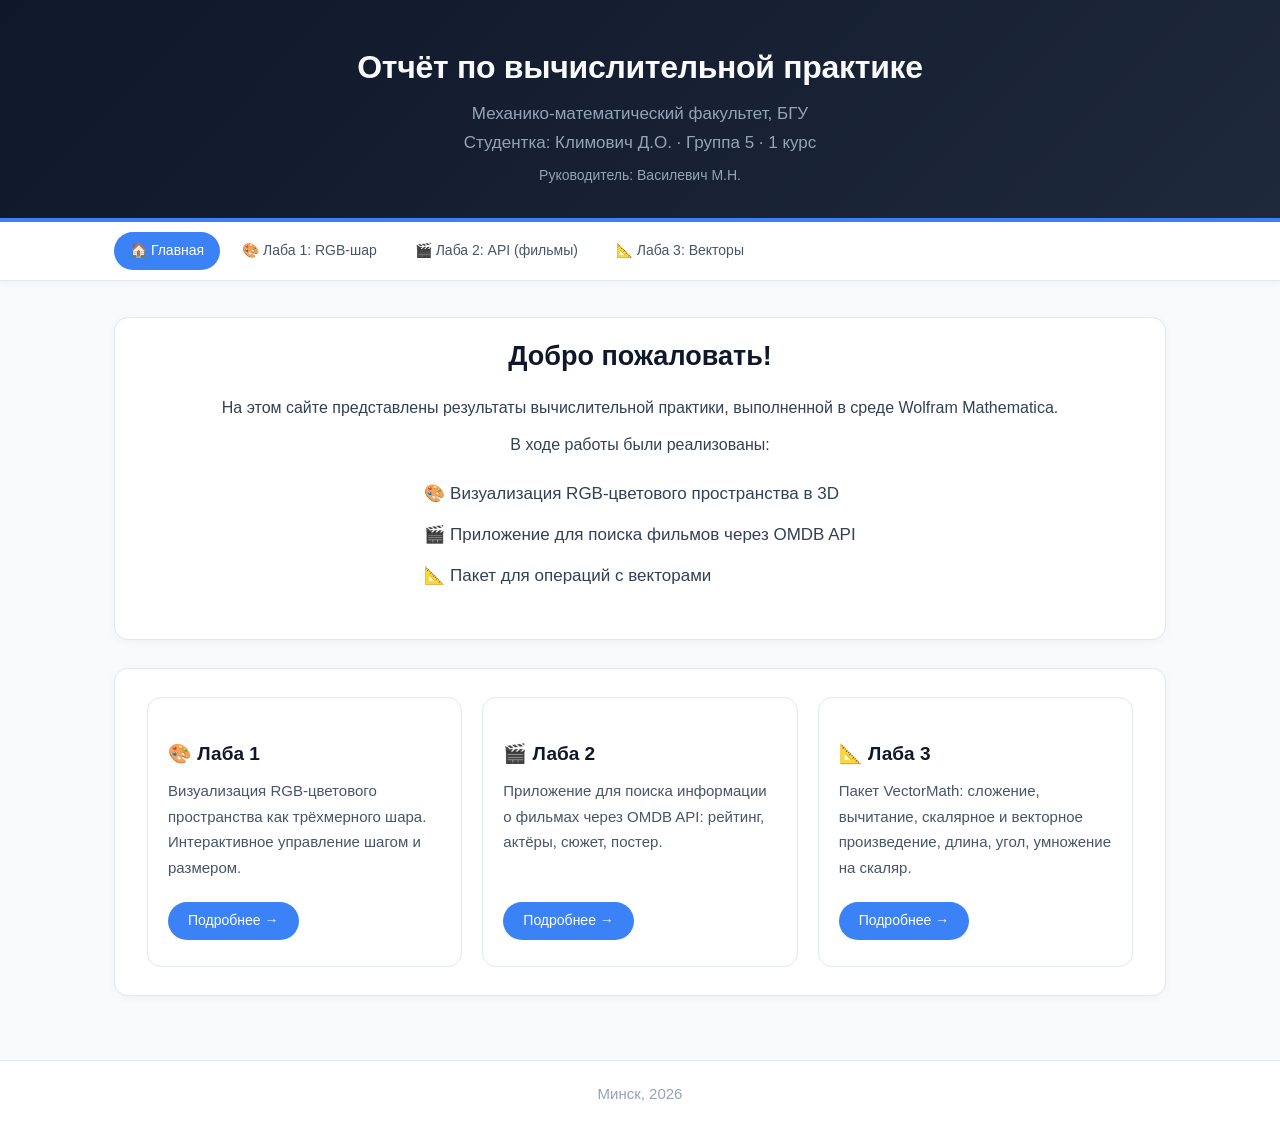
<file: index.html>
<!DOCTYPE html>
<html lang="ru">
<head>
    <meta charset="UTF-8" />
    <meta name="viewport" content="width=device-width, initial-scale=1.0" />
    <title>Отчёт по вычислительной практике</title>
    <link rel="stylesheet" href="style.css" />
</head>
<body>

    <header>
        <div class="container">
            <h1>Отчёт по вычислительной практике</h1>
            <p class="subtitle">
                Механико-математический факультет, БГУ<br />
                Студентка: Климович Д.О. · Группа 5 · 1 курс
            </p>
            <p class="subtitle" style="font-size:14px; color:#94a3b8;">
                Руководитель: Василевич М.Н.
            </p>
        </div>
    </header>

    <nav>
        <div class="container">
            <a href="index.html" class="active">🏠 Главная</a>
            <a href="lab1.html">🎨 Лаба 1: RGB-шар</a>
            <a href="lab2.html">🎬 Лаба 2: API (фильмы)</a>
            <a href="lab3.html">📐 Лаба 3: Векторы</a>
        </div>
    </nav>

    <main>
        <div class="container">

            <section class="hero">
                <h2>Добро пожаловать!</h2>
                <p>
                    На этом сайте представлены результаты вычислительной практики,
                    выполненной в среде Wolfram Mathematica.
                </p>
                <p>
                    В ходе работы были реализованы:
                </p>
                <ul class="feature-list">
                    <li>🎨 Визуализация RGB-цветового пространства в 3D</li>
                    <li>🎬 Приложение для поиска фильмов через OMDB API</li>
                    <li>📐 Пакет для операций с векторами</li>
                </ul>
            </section>

            <section class="cards">
                <div class="card">
                    <h3>🎨 Лаба 1</h3>
                    <p>Визуализация RGB-цветового пространства как трёхмерного шара. Интерактивное управление шагом и размером.</p>
                    <a href="lab1.html" class="btn">Подробнее →</a>
                </div>
                <div class="card">
                    <h3>🎬 Лаба 2</h3>
                    <p>Приложение для поиска информации о фильмах через OMDB API: рейтинг, актёры, сюжет, постер.</p>
                    <a href="lab2.html" class="btn">Подробнее →</a>
                </div>
                <div class="card">
                    <h3>📐 Лаба 3</h3>
                    <p>Пакет VectorMath: сложение, вычитание, скалярное и векторное произведение, длина, угол, умножение на скаляр.</p>
                    <a href="lab3.html" class="btn">Подробнее →</a>
                </div>
            </section>

        </div>
    </main>

    <footer>
        <div class="container">
            <p>Минск, 2026</p>
        </div>
    </footer>

</body>
</html>
</file>
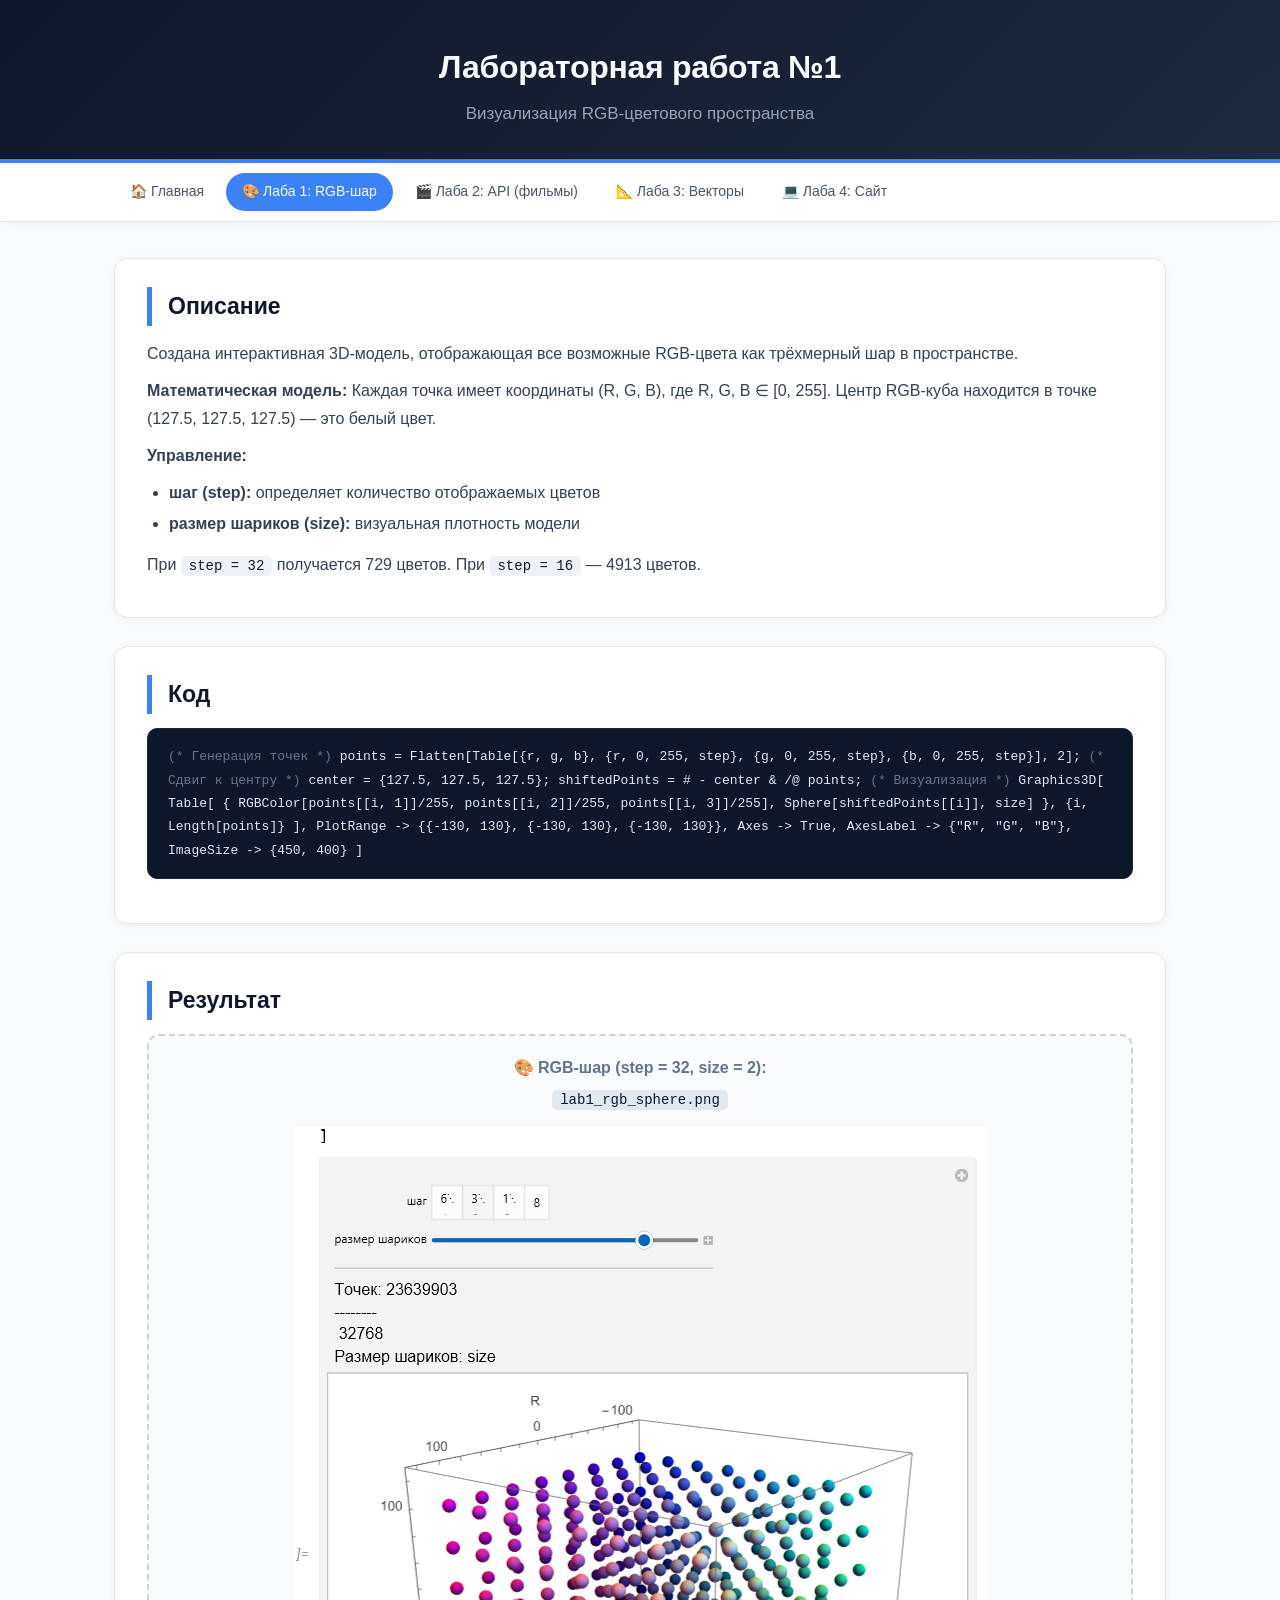
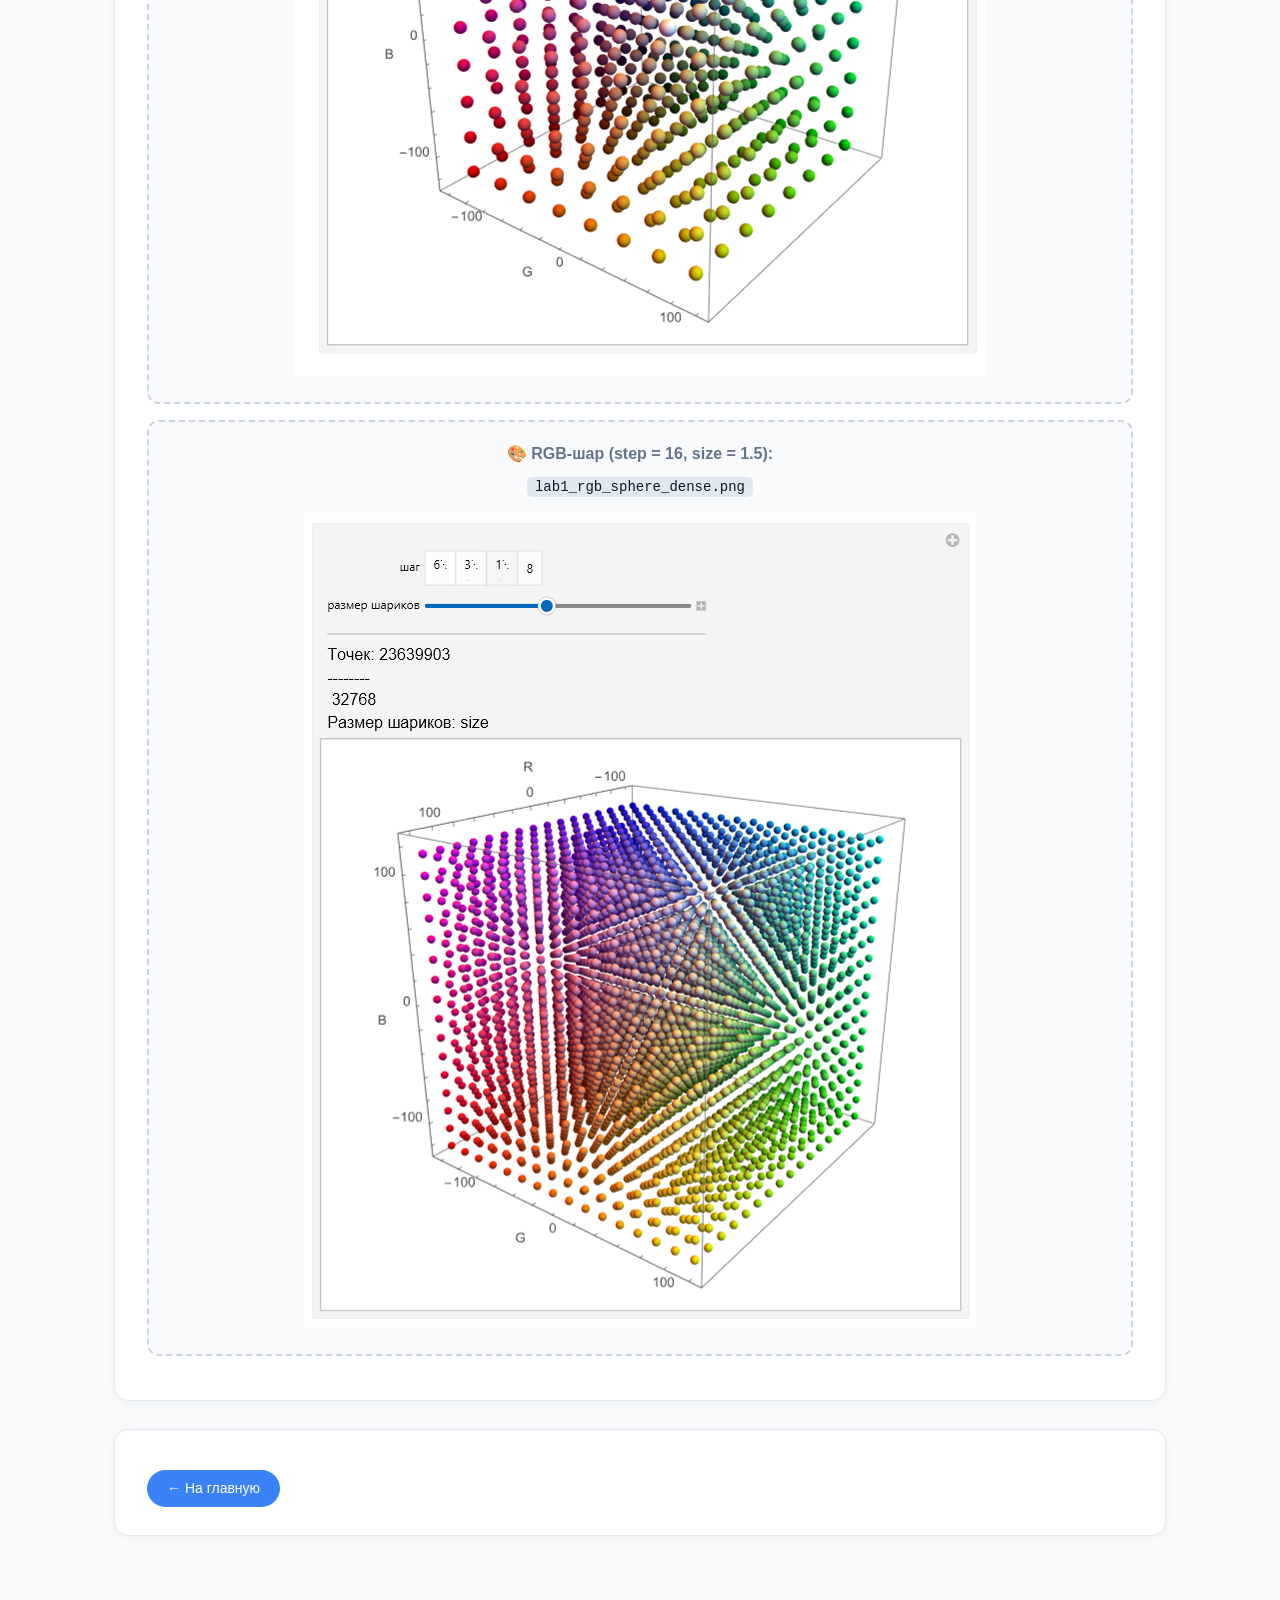
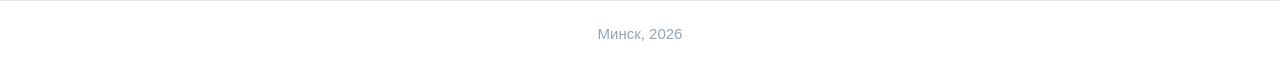
<file: lab1.html>
<!DOCTYPE html>
<html lang="ru">
<head>
    <meta charset="UTF-8" />
    <meta name="viewport" content="width=device-width, initial-scale=1.0" />
    <title>Лаба 1 — RGB-шар</title>
    <link rel="stylesheet" href="style.css" />
</head>
<body>

    <header>
        <div class="container">
            <h1>Лабораторная работа №1</h1>
            <p class="subtitle">Визуализация RGB-цветового пространства</p>
        </div>
    </header>

    <nav>
        <div class="container">
            <a href="index.html">🏠 Главная</a>
            <a href="lab1.html" class="active">🎨 Лаба 1: RGB-шар</a>
            <a href="lab2.html">🎬 Лаба 2: API (фильмы)</a>
            <a href="lab3.html">📐 Лаба 3: Векторы</a>
            <a href="lab4.html">💻 Лаба 4: Сайт</a>
        </div>
    </nav>

    <main>
        <div class="container">

            <section>
                <h2>Описание</h2>
                <p>
                    Создана интерактивная 3D-модель, отображающая все возможные RGB-цвета
                    как трёхмерный шар в пространстве.
                </p>
                <p>
                    <strong>Математическая модель:</strong>
                    Каждая точка имеет координаты (R, G, B), где R, G, B ∈ [0, 255].
                    Центр RGB-куба находится в точке (127.5, 127.5, 127.5) — это белый цвет.
                </p>
                <p>
                    <strong>Управление:</strong>
                </p>
                <ul>
                    <li><strong>шаг (step):</strong> определяет количество отображаемых цветов</li>
                    <li><strong>размер шариков (size):</strong> визуальная плотность модели</li>
                </ul>
                <p>
                    При <code>step = 32</code> получается 729 цветов.
                    При <code>step = 16</code> — 4913 цветов.
                </p>
            </section>

            <section>
                <h2>Код</h2>
                <div class="code-block">
                    <span class="comment">(* Генерация точек *)</span>
                    points = Flatten[Table[{r, g, b}, {r, 0, 255, step}, {g, 0, 255, step}, {b, 0, 255, step}], 2];

                    <span class="comment">(* Сдвиг к центру *)</span>
                    center = {127.5, 127.5, 127.5};
                    shiftedPoints = # - center & /@ points;

                    <span class="comment">(* Визуализация *)</span>
                    Graphics3D[
                      Table[
                        {
                          RGBColor[points[[i, 1]]/255, points[[i, 2]]/255, points[[i, 3]]/255],
                          Sphere[shiftedPoints[[i]], size]
                        },
                        {i, Length[points]}
                      ],
                      PlotRange -> {{-130, 130}, {-130, 130}, {-130, 130}},
                      Axes -> True,
                      AxesLabel -> {"R", "G", "B"},
                      ImageSize -> {450, 400}
                    ]
                </div>
            </section>

            <section>
                <h2>Результат</h2>

                <!-- СЮДА ВСТАВЬ КАРТИНКУ! -->
                <div class="image-placeholder">
                    <p>🎨 <strong>RGB-шар (step = 32, size = 2):</strong></p>
                    <p><code>lab1_rgb_sphere.png</code></p>
                    <img src="lab1_rgb_sphere.png" alt="RGB-шар" style="max-width:100%; margin-top:10px;" />
                </div>

                <!-- СЮДА ВСТАВЬ КАРТИНКУ! -->
                <div class="image-placeholder">
                    <p>🎨 <strong>RGB-шар (step = 16, size = 1.5):</strong></p>
                    <p><code>lab1_rgb_sphere_dense.png</code></p>
                    <img src="lab1_rgb_sphere_dense.png" alt="RGB-шар плотный" style="max-width:100%; margin-top:10px;" />
                </div>
            </section>

            <section>
                <a href="index.html" class="btn">← На главную</a>
            </section>

        </div>
    </main>

    <footer>
        <div class="container">
            <p>Минск, 2026</p>
        </div>
    </footer>

</body>
</html>
</file>
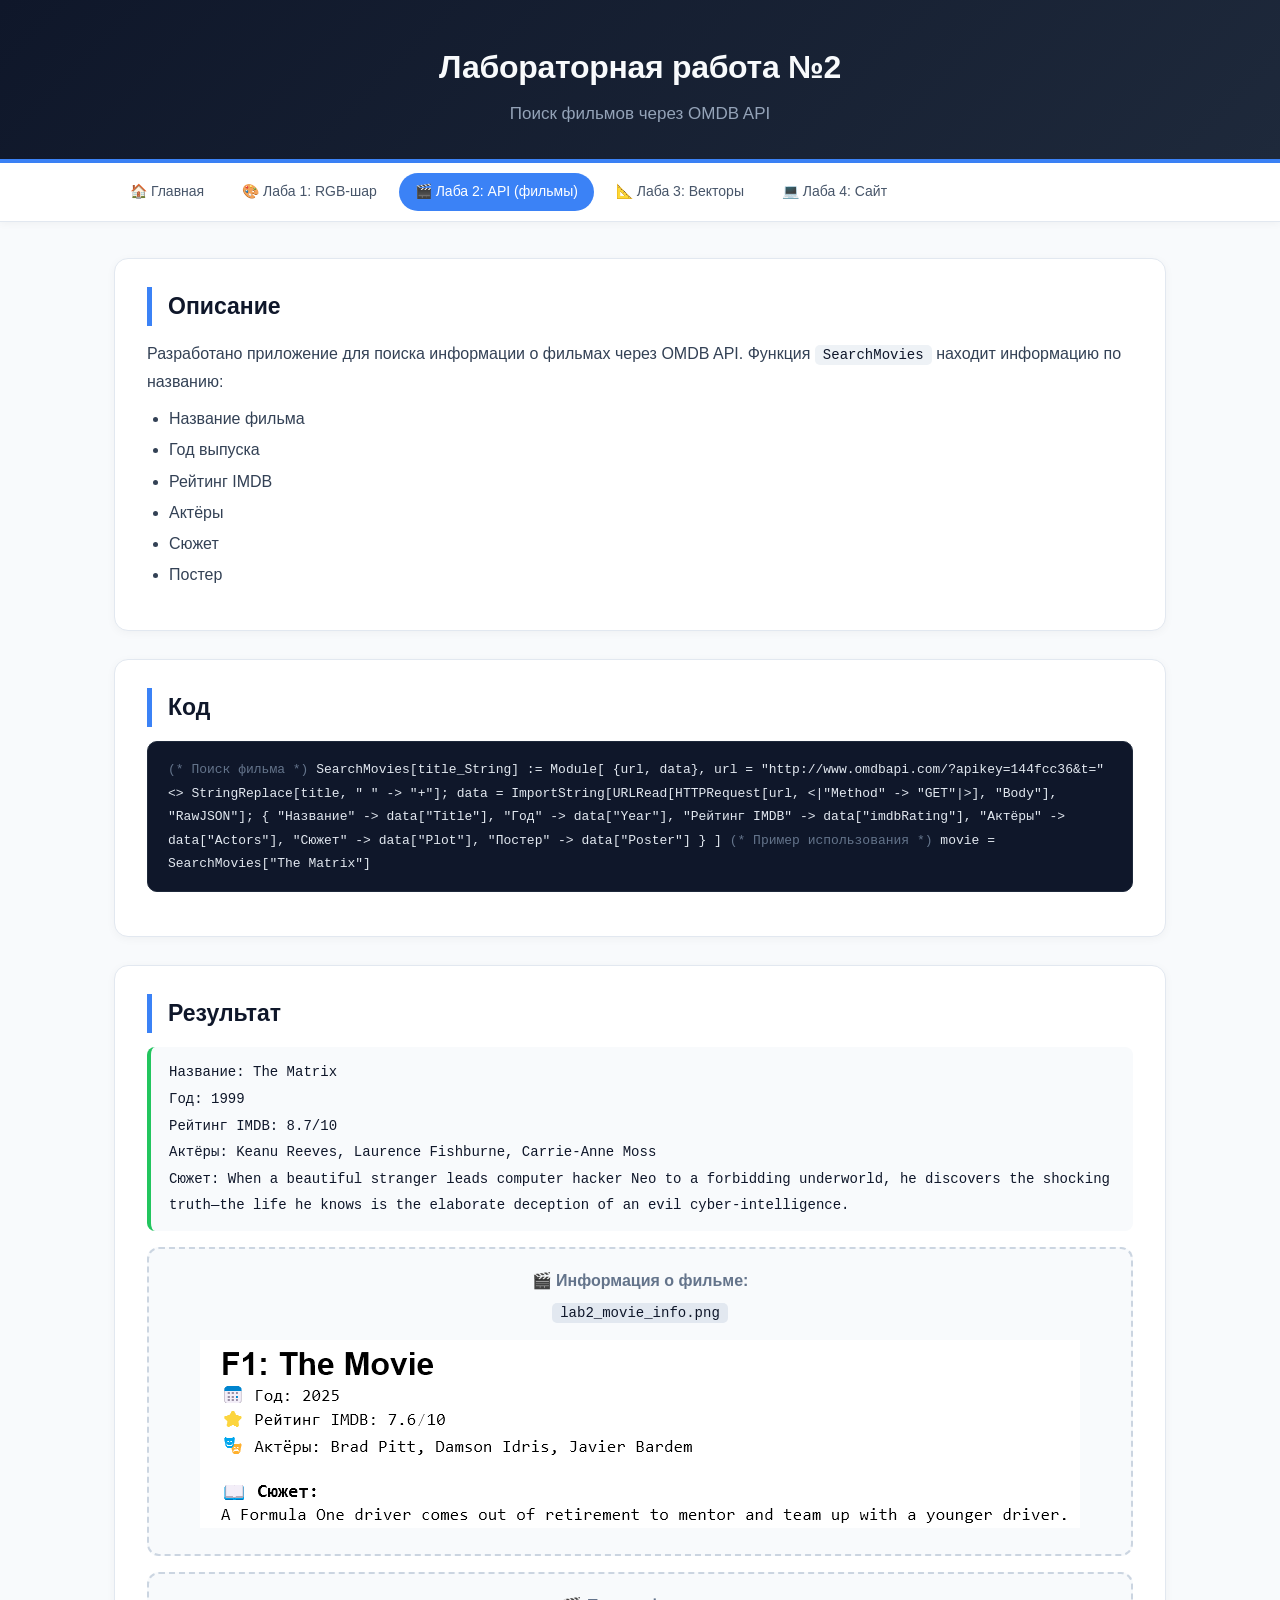
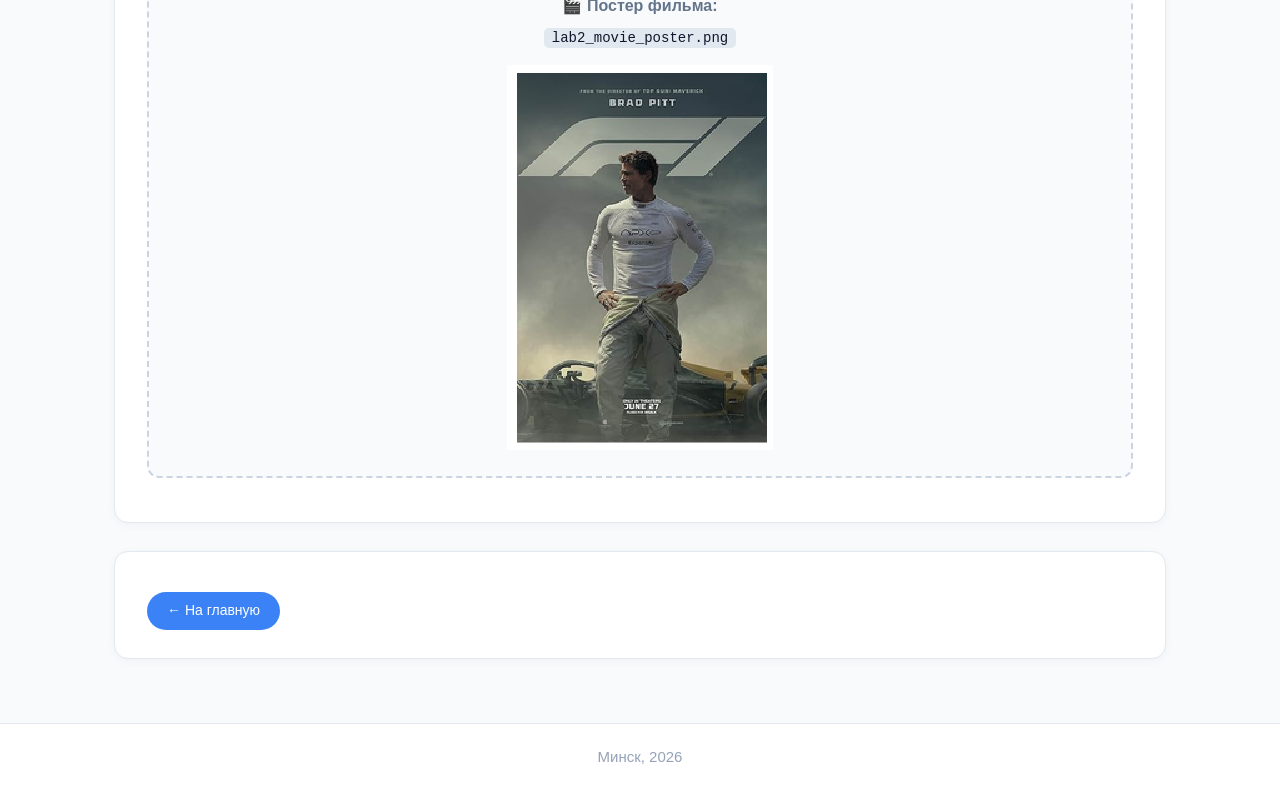
<file: lab2.html>
<!DOCTYPE html>
<html lang="ru">
<head>
    <meta charset="UTF-8" />
    <meta name="viewport" content="width=device-width, initial-scale=1.0" />
    <title>Лаба 2 — API фильмы</title>
    <link rel="stylesheet" href="style.css" />
</head>
<body>

    <header>
        <div class="container">
            <h1>Лабораторная работа №2</h1>
            <p class="subtitle">Поиск фильмов через OMDB API</p>
        </div>
    </header>

    <nav>
        <div class="container">
            <a href="index.html">🏠 Главная</a>
            <a href="lab1.html">🎨 Лаба 1: RGB-шар</a>
            <a href="lab2.html" class="active">🎬 Лаба 2: API (фильмы)</a>
            <a href="lab3.html">📐 Лаба 3: Векторы</a>
            <a href="lab4.html">💻 Лаба 4: Сайт</a>
        </div>
    </nav>

    <main>
        <div class="container">

            <section>
                <h2>Описание</h2>
                <p>
                    Разработано приложение для поиска информации о фильмах через OMDB API.
                    Функция <code>SearchMovies</code> находит информацию по названию:
                </p>
                <ul>
                    <li>Название фильма</li>
                    <li>Год выпуска</li>
                    <li>Рейтинг IMDB</li>
                    <li>Актёры</li>
                    <li>Сюжет</li>
                    <li>Постер</li>
                </ul>
            </section>

            <section>
                <h2>Код</h2>
                <div class="code-block">
                    <span class="comment">(* Поиск фильма *)</span>
                    SearchMovies[title_String] := Module[
                      {url, data},
                      url = "http://www.omdbapi.com/?apikey=144fcc36&t=" <> StringReplace[title, " " -> "+"];
                      data = ImportString[URLRead[HTTPRequest[url, &lt;|"Method" -> "GET"|&gt;], "Body"], "RawJSON"];
                      {
                        "Название" -> data["Title"],
                        "Год" -> data["Year"],
                        "Рейтинг IMDB" -> data["imdbRating"],
                        "Актёры" -> data["Actors"],
                        "Сюжет" -> data["Plot"],
                        "Постер" -> data["Poster"]
                      }
                    ]

                    <span class="comment">(* Пример использования *)</span>
                    movie = SearchMovies["The Matrix"]
                </div>
            </section>

            <section>
                <h2>Результат</h2>

                <div class="result-block">
                    Название: The Matrix<br />
                    Год: 1999<br />
                    Рейтинг IMDB: 8.7/10<br />
                    Актёры: Keanu Reeves, Laurence Fishburne, Carrie-Anne Moss<br />
                    Сюжет: When a beautiful stranger leads computer hacker Neo to a forbidding underworld, he discovers the shocking truth—the life he knows is the elaborate deception of an evil cyber-intelligence.
                </div>

                <!-- СЮДА ВСТАВЬ КАРТИНКУ! -->
                <div class="image-placeholder">
                    <p>🎬 <strong>Информация о фильме:</strong></p>
                    <p><code>lab2_movie_info.png</code></p>
                    <img src="lab2_movie_info.png" alt="Информация о фильме" style="max-width:100%; margin-top:10px;" />
                </div>


                <div class="image-placeholder">
                    <p>🎬 <strong>Постер фильма:</strong></p>
                    <p><code>lab2_movie_poster.png</code></p>
                    <img src="lab2_movie_poster.png" alt="Постер фильма" style="max-width:100%; margin-top:10px;" />
                </div>
            </section>

            <section>
                <a href="index.html" class="btn">← На главную</a>
            </section>

        </div>
    </main>

    <footer>
        <div class="container">
            <p>Минск, 2026</p>
        </div>
    </footer>

</body>
</html>
</file>
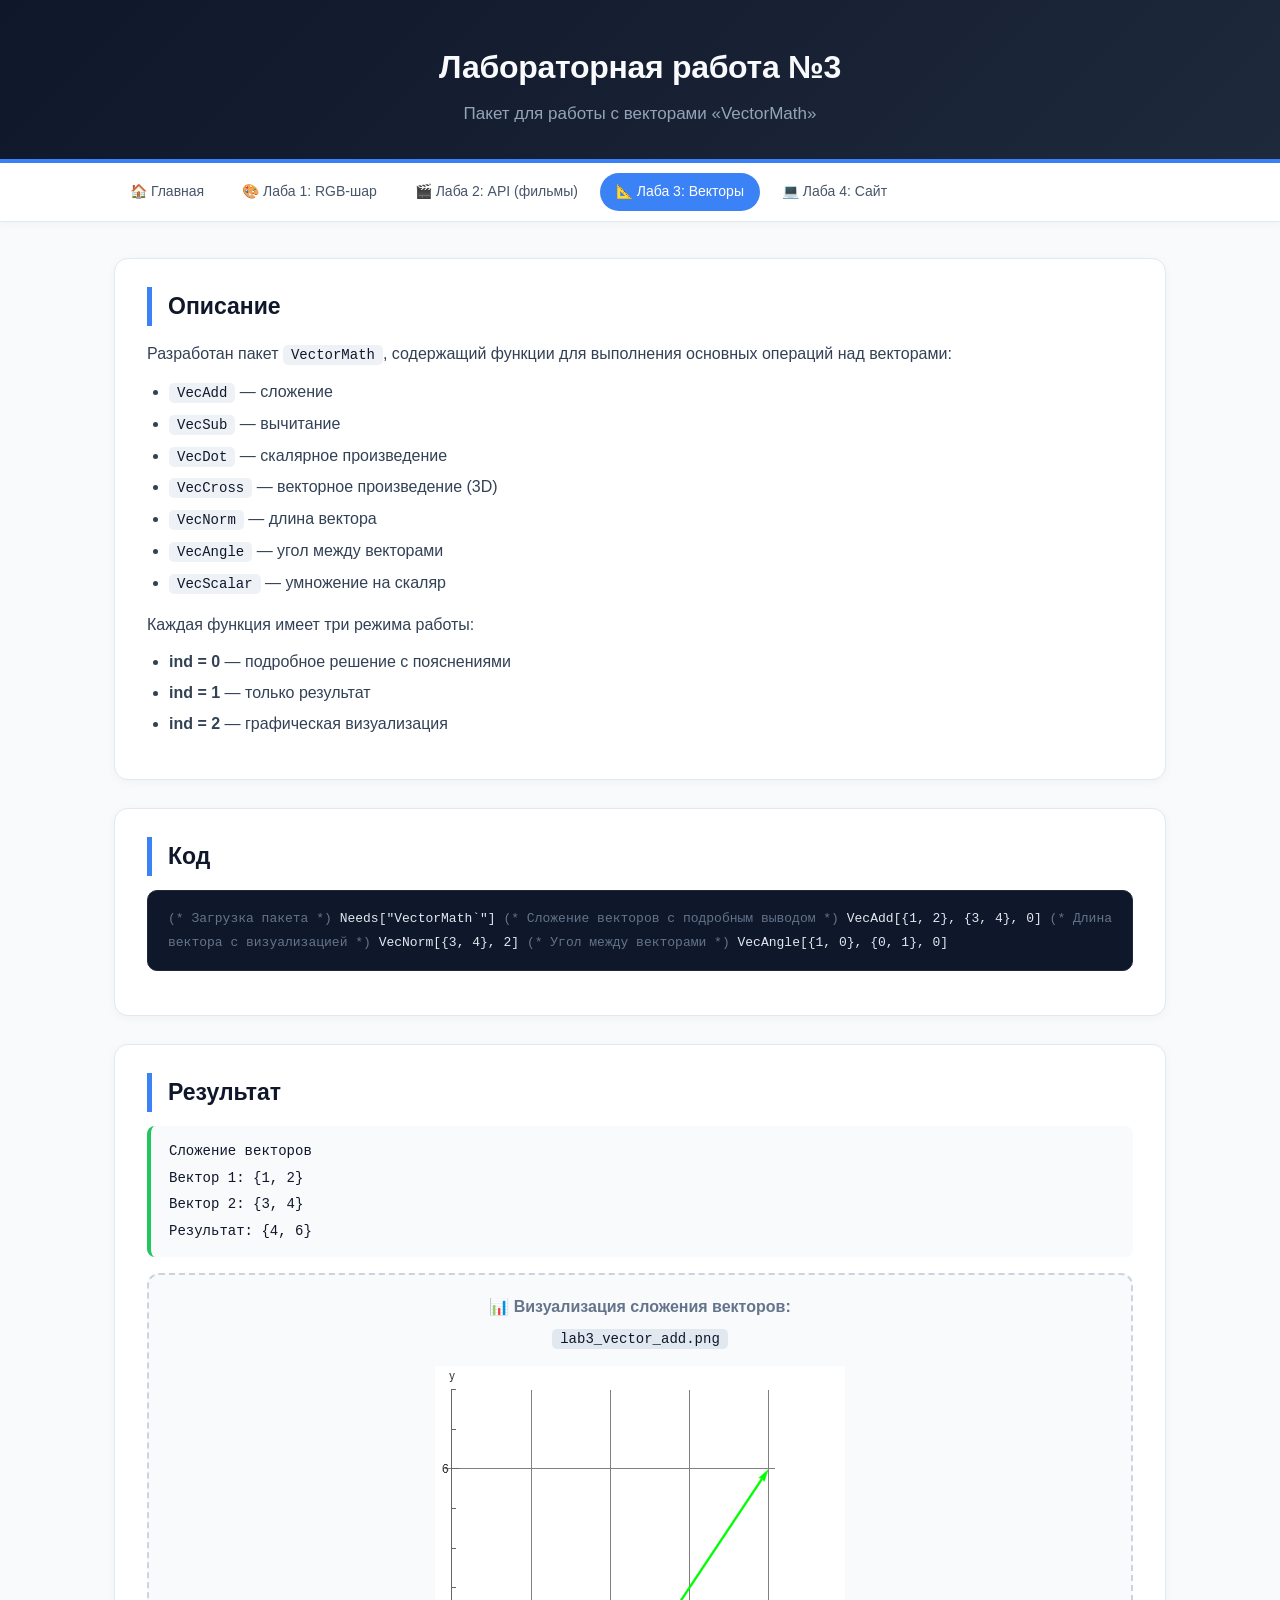
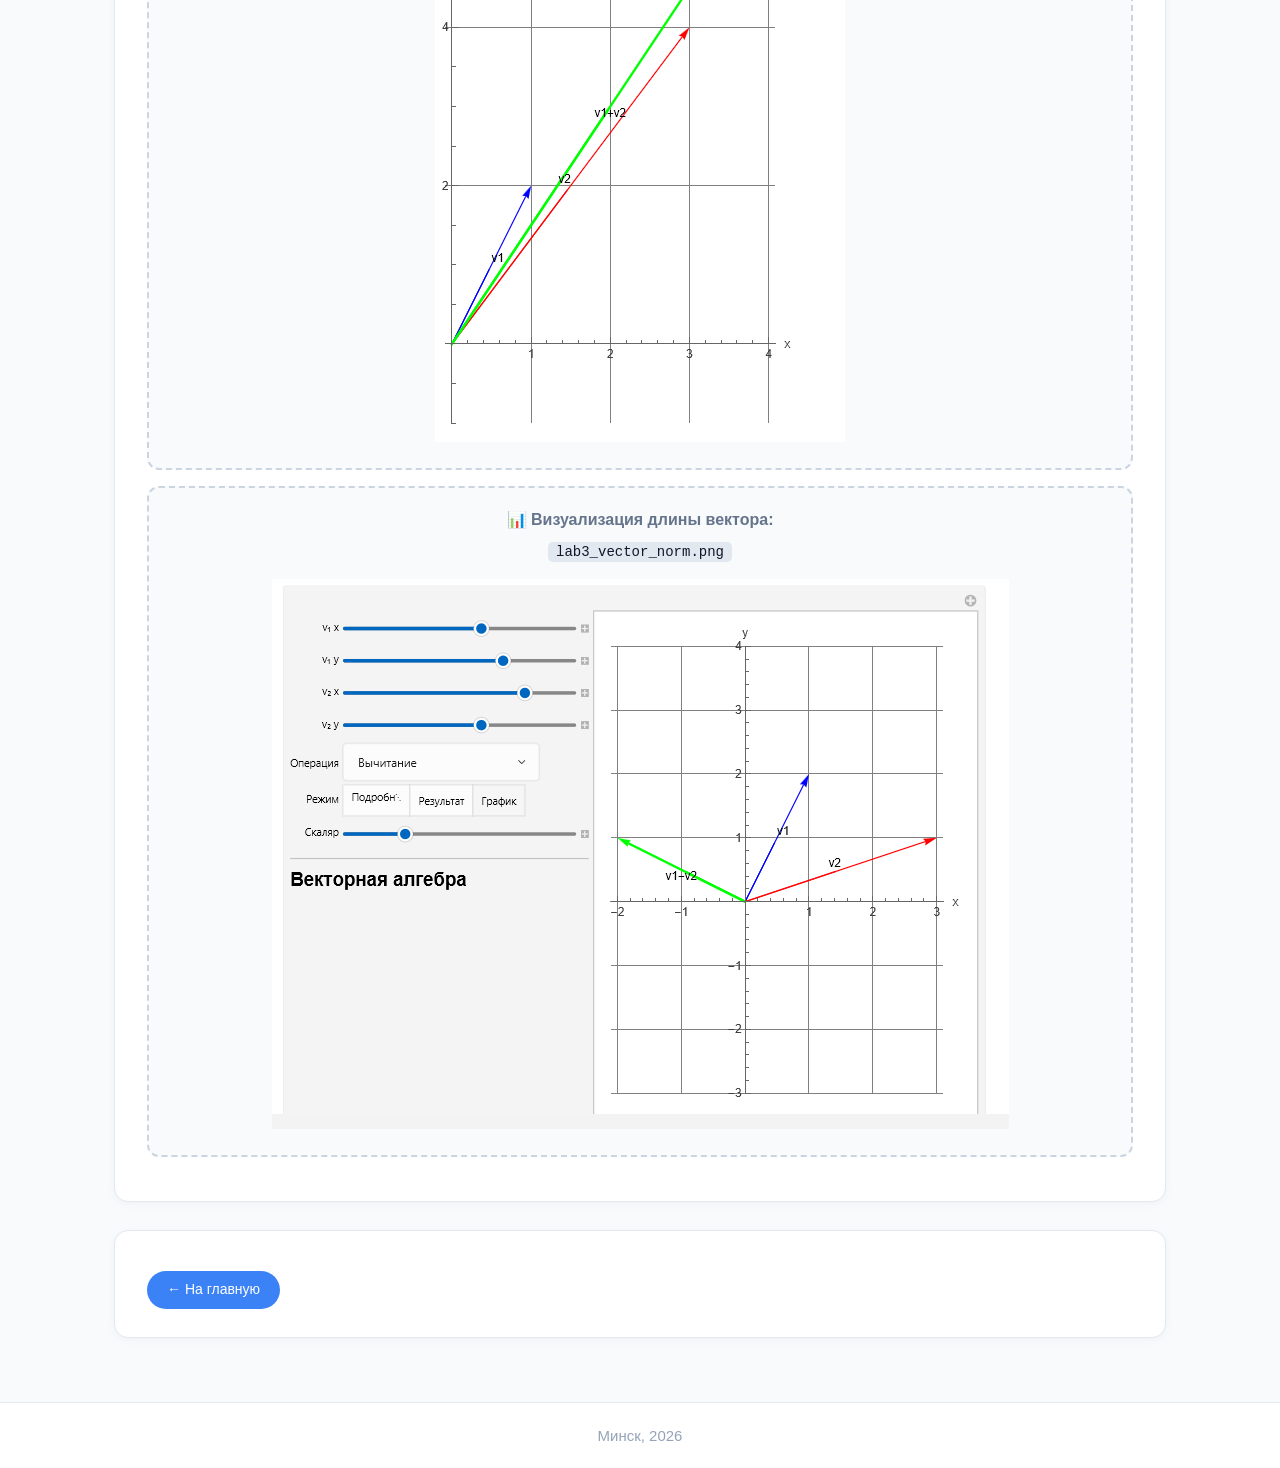
<file: lab3.html>
<!DOCTYPE html>
<html lang="ru">
<head>
    <meta charset="UTF-8" />
    <meta name="viewport" content="width=device-width, initial-scale=1.0" />
    <title>Лаба 3 — Векторный пакет</title>
    <link rel="stylesheet" href="style.css" />
</head>
<body>

    <header>
        <div class="container">
            <h1>Лабораторная работа №3</h1>
            <p class="subtitle">Пакет для работы с векторами «VectorMath»</p>
        </div>
    </header>

    <nav>
        <div class="container">
            <a href="index.html">🏠 Главная</a>
            <a href="lab1.html">🎨 Лаба 1: RGB-шар</a>
            <a href="lab2.html">🎬 Лаба 2: API (фильмы)</a>
            <a href="lab3.html" class="active">📐 Лаба 3: Векторы</a>
            <a href="lab4.html">💻 Лаба 4: Сайт</a>
        </div>
    </nav>

    <main>
        <div class="container">

            <section>
                <h2>Описание</h2>
                <p>
                    Разработан пакет <code>VectorMath</code>, содержащий функции для выполнения
                    основных операций над векторами:
                </p>
                <ul>
                    <li><code>VecAdd</code> — сложение</li>
                    <li><code>VecSub</code> — вычитание</li>
                    <li><code>VecDot</code> — скалярное произведение</li>
                    <li><code>VecCross</code> — векторное произведение (3D)</li>
                    <li><code>VecNorm</code> — длина вектора</li>
                    <li><code>VecAngle</code> — угол между векторами</li>
                    <li><code>VecScalar</code> — умножение на скаляр</li>
                </ul>
                <p>
                    Каждая функция имеет три режима работы:
                </p>
                <ul>
                    <li><strong>ind = 0</strong> — подробное решение с пояснениями</li>
                    <li><strong>ind = 1</strong> — только результат</li>
                    <li><strong>ind = 2</strong> — графическая визуализация</li>
                </ul>
            </section>

            <section>
                <h2>Код</h2>
                <div class="code-block">
                    <span class="comment">(* Загрузка пакета *)</span>
                    Needs["VectorMath`"]

                    <span class="comment">(* Сложение векторов с подробным выводом *)</span>
                    VecAdd[{1, 2}, {3, 4}, 0]

                    <span class="comment">(* Длина вектора с визуализацией *)</span>
                    VecNorm[{3, 4}, 2]

                    <span class="comment">(* Угол между векторами *)</span>
                    VecAngle[{1, 0}, {0, 1}, 0]
                </div>
            </section>

            <section>
                <h2>Результат</h2>

                <div class="result-block">
                    Сложение векторов<br />
                    Вектор 1: {1, 2}<br />
                    Вектор 2: {3, 4}<br />
                    Результат: {4, 6}
                </div>

                <!-- СЮДА ВСТАВЬ КАРТИНКУ! -->
                <div class="image-placeholder">
                    <p>📊 <strong>Визуализация сложения векторов:</strong></p>
                    <p><code>lab3_vector_add.png</code></p>
                    <img src="lab3_vector_add.png" alt="Визуализация сложения векторов" style="max-width:100%; margin-top:10px;" />
                </div>

                <!-- СЮДА ВСТАВЬ КАРТИНКУ! -->
                <div class="image-placeholder">
                    <p>📊 <strong>Визуализация длины вектора:</strong></p>
                    <p><code>lab3_vector_norm.png</code></p>
                    <img src="lab3_vector_norm.png" alt="Визуализация длины вектора" style="max-width:100%; margin-top:10px;" />
                </div>
            </section>

            <section>
                <a href="index.html" class="btn">← На главную</a>
            </section>

        </div>
    </main>

    <footer>
        <div class="container">
            <p>Минск, 2026</p>
        </div>
    </footer>

</body>
</html>
</file>
<file: style.css>
* {
    margin: 0;
    padding: 0;
    box-sizing: border-box;
}

body {
    font-family: 'Segoe UI', -apple-system, BlinkMacSystemFont, sans-serif;
    background: #f8fafc;
    color: #0f172a;
    line-height: 1.7;
}

.container {
    max-width: 1100px;
    margin: 0 auto;
    padding: 0 24px;
}

header {
    background: linear-gradient(135deg, #0f172a 0%, #1e293b 100%);
    color: #f8fafc;
    padding: 40px 0 30px;
    text-align: center;
    border-bottom: 4px solid #3b82f6;
}

header h1 {
    font-size: 32px;
    font-weight: 700;
    letter-spacing: -0.3px;
}

header .subtitle {
    font-size: 17px;
    color: #94a3b8;
    margin-top: 6px;
}


nav {
    background: #ffffff;
    border-bottom: 1px solid #e2e8f0;
    padding: 10px 0;
    box-shadow: 0 2px 8px rgba(0,0,0,0.04);
    position: sticky;
    top: 0;
    z-index: 10;
}

nav .container {
    display: flex;
    flex-wrap: wrap;
    gap: 6px;
}

nav a {
    padding: 7px 16px;
    border-radius: 30px;
    color: #475569;
    text-decoration: none;
    font-size: 14px;
    font-weight: 500;
    transition: all 0.2s;
}

nav a:hover {
    background: #e2e8f0;
    color: #0f172a;
}

nav a.active {
    background: #3b82f6;
    color: #ffffff;
}

nav a.active:hover {
    background: #2563eb;
}

main {
    padding: 36px 0;
}

section {
    background: #ffffff;
    border-radius: 14px;
    padding: 28px 32px;
    margin-bottom: 28px;
    box-shadow: 0 2px 10px rgba(0,0,0,0.04);
    border: 1px solid #e2e8f0;
}

section h2 {
    font-size: 23px;
    font-weight: 700;
    color: #0f172a;
    margin-bottom: 14px;
    border-left: 5px solid #3b82f6;
    padding-left: 16px;
}

section h3 {
    font-size: 18px;
    font-weight: 600;
    color: #1e293b;
    margin: 18px 0 10px;
}

section p {
    margin-bottom: 10px;
    color: #334155;
}

section ul {
    padding-left: 22px;
    margin: 8px 0 14px;
}

section ul li {
    margin-bottom: 4px;
    color: #334155;
}

code {
    background: #eef2f6;
    padding: 2px 8px;
    border-radius: 5px;
    font-size: 14px;
    font-family: 'Courier New', monospace;
    color: #0f172a;
}

.code-block {
    background: #0f172a;
    color: #e2e8f0;
    padding: 16px 20px;
    border-radius: 10px;
    font-family: 'Courier New', monospace;
    font-size: 13px;
    line-height: 1.8;
    overflow-x: auto;
    margin: 10px 0 16px;
    border: 1px solid #1e293b;
}

.code-block .comment {
    color: #64748b;
}

.result-block {
    background: #f8fafc;
    border-left: 4px solid #22c55e;
    padding: 12px 18px;
    border-radius: 8px;
    font-family: 'Courier New', monospace;
    font-size: 14px;
    margin: 10px 0 16px;
    line-height: 1.9;
}

.cards {
    display: grid;
    grid-template-columns: repeat(auto-fit, minmax(220px, 1fr));
    gap: 20px;
    margin-top: 8px;
}

.card {
    background: #ffffff;
    border-radius: 14px;
    padding: 22px 20px 26px;
    border: 1px solid #e2e8f0;
    transition: all 0.2s;
    display: flex;
    flex-direction: column;
}

.card:hover {
    border-color: #3b82f6;
    box-shadow: 0 8px 20px rgba(59,130,246,0.08);
    transform: translateY(-2px);
}

.card h3 {
    font-size: 19px;
    font-weight: 700;
    margin-bottom: 8px;
    color: #0f172a;
}

.card p {
    flex: 1;
    color: #475569;
    font-size: 15px;
}

.btn {
    display: inline-block;
    padding: 7px 20px;
    background: #3b82f6;
    color: #ffffff;
    border-radius: 30px;
    text-decoration: none;
    font-weight: 500;
    font-size: 14px;
    transition: background 0.2s;
    margin-top: 12px;
    align-self: flex-start;
}

.btn:hover {
    background: #2563eb;
}

.image-placeholder {
    background: #f8fafc;
    border: 2px dashed #cbd5e1;
    border-radius: 12px;
    padding: 18px 22px;
    margin: 12px 0 16px;
    text-align: center;
    color: #94a3b8;
    transition: all 0.2s;
    min-height: 70px;
}

.image-placeholder:hover {
    border-color: #3b82f6;
    background: #f1f5f9;
}

.image-placeholder p {
    margin-bottom: 4px;
    color: #64748b;
}

.image-placeholder code {
    background: #e2e8f0;
}

.drop-zone {
    border: 2px dashed #94a3b8;
    border-radius: 10px;
    padding: 28px;
    margin: 10px 0;
    color: #64748b;
    font-size: 14px;
    background: #ffffff;
}

.hero {
    text-align: center;
    padding: 16px 28px 26px;
}

.hero h2 {
    font-size: 27px;
    border-left: none;
    padding-left: 0;
}

.hero ul {
    display: inline-block;
    text-align: left;
    padding-left: 0;
    list-style: none;
}

.hero ul li {
    padding: 4px 0;
    font-size: 17px;
}

.feature-list {
    display: inline-block;
    text-align: left;
    padding-left: 0;
    list-style: none;
}

.feature-list li {
    padding: 4px 0;
    font-size: 17px;
}

footer {
    background: #ffffff;
    border-top: 1px solid #e2e8f0;
    padding: 20px 0;
    text-align: center;
    color: #94a3b8;
    font-size: 15px;
}
@media (max-width: 640px) {
    header h1 {
        font-size: 22px;
    }
    section {
        padding: 18px 16px;
    }
    nav .container {
        gap: 4px;
        justify-content: center;
    }
    nav a {
        font-size: 12px;
        padding: 5px 12px;
    }
    .cards {
        grid-template-columns: 1fr;
    }
    .code-block {
        font-size: 11px;
        padding: 12px 14px;
    }
}
</file>
